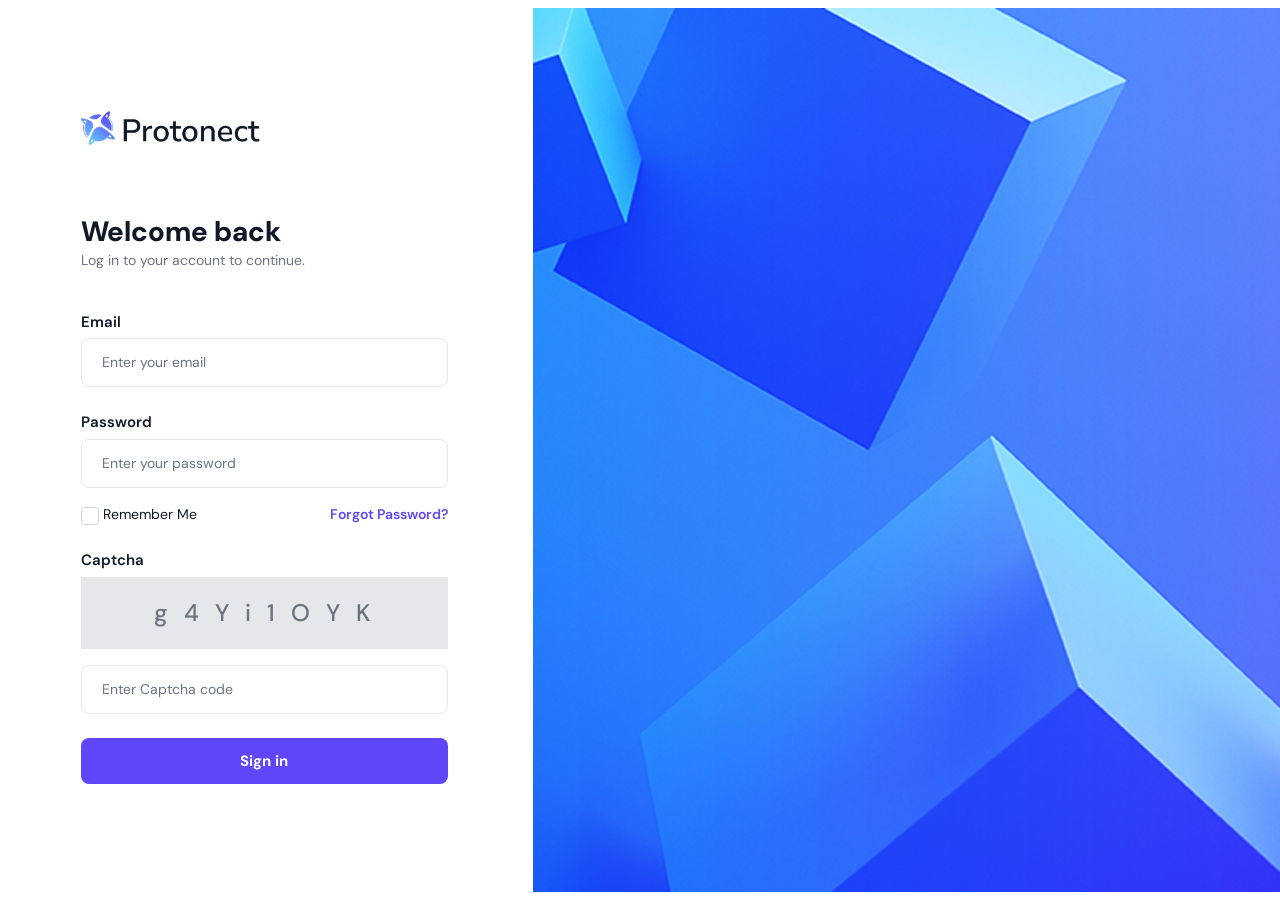
<file: src/CampaignManager.Web/StaticHTML/login.html>
<!DOCTYPE html>
<html lang="en">
<head>
    <meta charset="UTF-8" />
    <meta name="viewport" content="width=device-width, initial-scale=1.0" />
    <title>Login Page</title>
    <link
      href="https://cdn.jsdelivr.net/npm/bootstrap@5.3.3/dist/css/bootstrap.min.css"
      rel="stylesheet"
    />
    <link rel="stylesheet" href="style.css" />
</head>
<body class="login-page ">

  <!-- SECTION -->
    <section class=" vh-100 ">
    <div class="container-fluid h-100 p-2">
        <div class="row h-100 ">
            
            <div class="col-lg-5 h-100 p-0">
              <div class="login-form w-100">
    <div class="login-inner w-100">
                    <div class="intro mob-textCenter">
                    <img src="images/protonect_logo.png" width="179" alt="protonect logo" class="mob-textCenter">

                    <h2 class="sub-heading pad-top-70 mb-1">Welcome back</h2>
                    <p class="para_text secondarytextcolor m-0 ">Log in to your account to continue.</p>
                    </div>
                    <div class="form-box pb-2">
                        <form>
                            <div class="mb-4">
                                <label class="form-label fw-semibold">Email</label>
                                <input type="email" class="form-control" placeholder="Enter your email">
                            </div>

                            <div class="mb-3">
                                <label class="form-label fw-semibold">Password</label>
                                <input type="password" class="form-control" placeholder="Enter your password">
                            </div>

                            <div class="d-flex justify-content-between align-items-center mb-4">
                                <div>
                                    <input type="checkbox" id="remember" class="form-check-input">
                                    <label for="remember">Remember Me</label>
                                </div>
                                <a href="#" class="forgot-pass fw-semibold">Forgot Password?</a>
                            </div>

                            <label class="form-label fw-semibold">Captcha</label>
                            <div class="captcha-box mb-3">g 4 Y i 1 O Y K</div>

                            <input type="text" class="form-control mb-4" placeholder="Enter Captcha code">

                            <button class="btn btn-primary w-100">Sign in</button>
                        </form>
                    </div>
                   </div>
                </div>
            </div>

            <div class="col-lg-7 h-100 p-0">
            <div class="bg-img h-100"></div>
            </div>

        </div>
    </div>
</section>

   


    <script
      src="https://cdn.jsdelivr.net/npm/bootstrap@5.3.3/dist/js/bootstrap.bundle.min.js"
    ></script>

</body>
</html>
</file>
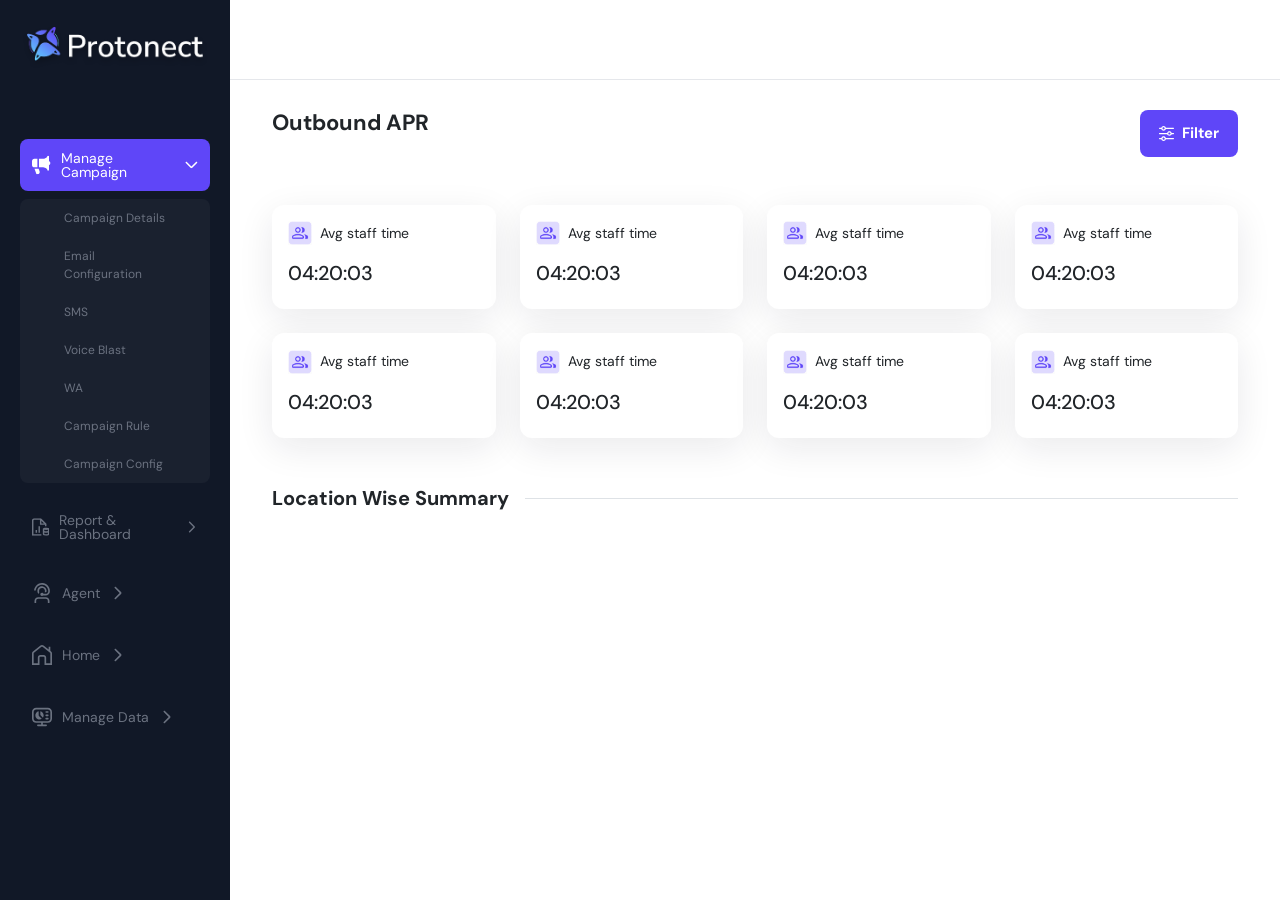
<file: src/CampaignManager.Web/StaticHTML/reports.html>
<html lang="en">
<head>
    <meta charset="UTF-8">
    <meta name="viewport" content="width=device-width, initial-scale=1.0">
    <link rel="stylesheet" href="style.css" />
    <link
      href="https://cdn.jsdelivr.net/npm/bootstrap@5.3.3/dist/css/bootstrap.min.css"
      rel="stylesheet"
    />
    <title>Report & Dashboard</title>
</head>
<body class="dashboard">
    
<!--SIDEBAR-->

    <div class="sidebar">

        <div class="logo-area">
            <img src="images/protonect_logo_white.png" alt="logo" class="logo">
        </div>

            <ul class="menu">
                <li>
                    <a class="sb_nav_item active">
                            <svg xmlns="http://www.w3.org/2000/svg" width="20" height="20" viewBox="0 0 20 20" fill="currentColor">
                                <g clip-path="url(#clip0_194_204)">
                                <path d="M8.15 16.8225C8.4475 17.4883 8.38333 18.3033 7.95917 18.9575C7.53417 19.6108 6.81583 20.0008 6.03667 20.0008H4.83333L2.70583 14.1675H7.15333L8.14917 16.8233L8.15 16.8225ZM5.83333 3.33333H2.5C1.12167 3.33333 0 4.455 0 5.83333V10C0 11.3783 1.12167 12.5 2.5 12.5H5.83333V3.33333ZM18.3333 5.875V0H16.6667C16.6667 2.27417 13.435 3.33333 11.25 3.33333H7.5V12.5H11.25C13.435 12.5 16.6667 13.5592 16.6667 15.8333H18.3333V9.95833C19.2842 9.765 20 8.925 20 7.91667C20 6.90833 19.2842 6.06833 18.3333 5.875Z" fill="currentColor"/>
                                </g>
                                <defs>
                                <clipPath id="clip0_194_204">
                                <rect width="20" height="20" fill="currentColor" />
                                </clipPath>
                                </defs>
                            </svg>
                            <span>Manage Campaign</span>
                            <svg xmlns="http://www.w3.org/2000/svg" width="16" height="16" viewBox="0 0 16 16" fill="currentColor">
                                <path d="M8.00005 9.63335L3.10005 4.73335C2.93338 4.56668 2.73894 4.48612 2.51672 4.49168C2.29449 4.49723 2.10005 4.58335 1.93338 4.75001C1.76672 4.91668 1.68338 5.11112 1.68338 5.33335C1.68338 5.55557 1.76672 5.75001 1.93338 5.91668L7.05005 11.05C7.18338 11.1833 7.33338 11.2833 7.50005 11.35C7.66671 11.4167 7.83338 11.45 8.00005 11.45C8.16671 11.45 8.33338 11.4167 8.50005 11.35C8.66671 11.2833 8.81671 11.1833 8.95005 11.05L14.0834 5.91668C14.25 5.75001 14.3306 5.55279 14.325 5.32501C14.3195 5.09723 14.2334 4.90001 14.0667 4.73335C13.9 4.56668 13.7056 4.48335 13.4834 4.48335C13.2612 4.48335 13.0667 4.56668 12.9 4.73335L8.00005 9.63335Z" fill="currentColor"/>
                            </svg>
                    </a>
                    <div class="sb_nav_item_dropdown_item">
                        <ul >
                            
                            <li>Campaign Details</li>
                            <li>Email Configuration</li>
                            <li>SMS</li>
                            <li>Voice Blast</li>
                            <li>WA</li>
                            <li>Campaign Rule</li>
                            <li>Campaign Config</li>
                        </ul>
                    </div>
                </li>

                <li>
                    <a class="sb_nav_item">
                            <svg xmlns="http://www.w3.org/2000/svg" width="20" height="20" viewBox="0 0 20 20" fill="currentColor">
                                <g clip-path="url(#clip0_194_16)">
                                <path d="M1.66667 2.5C1.66667 2.04083 2.04 1.66667 2.5 1.66667H9.16667V7.5H15V9.16667H16.6667V6.32167L10.345 0H2.5C1.12167 0 0 1.12167 0 2.5V20H10.8333V18.3333H1.66667V2.5ZM10.8333 2.845L13.8217 5.83333H10.8333V2.845ZM4.16667 16.6667V13.3333H5.83333V16.6667H4.16667ZM7.5 16.6667V9.16667H9.16667V16.6667H7.5ZM16.25 10.8333C14.0417 10.8333 12.5 11.3475 12.5 12.0833V18.1942C12.5 19.3417 13.8675 20 16.25 20C18.6325 20 20 19.3417 20 18.1942V12.0833C20 11.3475 18.4583 10.8333 16.25 10.8333ZM18.3333 13.1442V14.5925C18.1117 14.7425 17.4783 14.9992 16.25 14.9992C15.0017 14.9992 14.3775 14.7567 14.1667 14.6183V13.1433C14.7483 13.2633 15.4533 13.3325 16.25 13.3325C17.0467 13.3325 17.7517 13.2642 18.3333 13.1442ZM16.25 18.3333C15.095 18.3333 14.4133 18.1392 14.1667 18.0058V16.3992C14.7083 16.5608 15.3825 16.6667 16.25 16.6667C17.1 16.6667 17.7817 16.5592 18.3333 16.3908V18.0058C18.0867 18.1392 17.405 18.3333 16.25 18.3333Z" fill="#6B7280"/>
                                </g>
                                <defs>
                                <clipPath id="clip0_194_16">
                                <rect width="20" height="20" fill="currentColor"/>
                                </clipPath>
                                </defs>
                            </svg>
                                <span>Report & Dashboard</span>
                                <svg xmlns="http://www.w3.org/2000/svg" width="16" height="16" viewBox="0 0 16 16" fill="currentColor">
                                    <path d="M9.63328 8.00001L4.73328 12.9C4.56662 13.0667 4.48606 13.2611 4.49162 13.4833C4.49717 13.7056 4.58328 13.9 4.74995 14.0667C4.91662 14.2333 5.11106 14.3167 5.33328 14.3167C5.55551 14.3167 5.74995 14.2333 5.91662 14.0667L11.05 8.95001C11.1833 8.81668 11.2833 8.66668 11.35 8.50001C11.4166 8.33335 11.45 8.16668 11.45 8.00001C11.45 7.83335 11.4166 7.66668 11.35 7.50001C11.2833 7.33335 11.1833 7.18335 11.05 7.05001L5.91662 1.91668C5.74995 1.75001 5.55273 1.66946 5.32495 1.67501C5.09717 1.68057 4.89995 1.76668 4.73328 1.93335C4.56662 2.10001 4.48328 2.29446 4.48328 2.51668C4.48328 2.7389 4.56662 2.93335 4.73328 3.10001L9.63328 8.00001Z" fill="currentColor"/>
                                </svg>
                    </a>                  
                </li>

                <li>
                    <a class="sb_nav_item">
                            <svg xmlns="http://www.w3.org/2000/svg" width="20" height="20" viewBox="0 0 20 20" fill="currentColor">
                                <path d="M17.5 17.9167V20H15.8333V17.9167C15.8333 16.7675 14.8991 15.8333 13.75 15.8333H6.24997C5.10164 15.8333 4.16664 16.7675 4.16664 17.9167V20H2.49997V17.9167C2.49997 15.8492 4.18247 14.1667 6.24997 14.1667H13.75C15.8175 14.1667 17.5 15.8492 17.5 17.9167ZM10.6866 5.07915C11.7325 5.31999 12.585 6.16582 12.8325 7.20999C13 7.91582 12.9083 8.59249 12.6341 9.16665H13.7225C14.14 9.16665 14.505 8.85999 14.5533 8.44499C14.61 7.95582 14.5891 7.44332 14.4775 6.91915C14.1075 5.18665 12.7016 3.78915 10.9666 3.43249C8.01914 2.82665 5.41747 5.07415 5.41747 7.91665C5.41747 9.14082 5.89997 10.2542 6.68414 11.0767C6.71747 10.37 6.97247 9.72082 7.3808 9.19665C7.1908 8.80999 7.08414 8.37499 7.08414 7.91582C7.08414 6.08332 8.78247 4.63999 10.6875 5.07832L10.6866 5.07915ZM5.7258 3.35665C6.99997 2.16249 8.6683 1.57249 10.4175 1.68082C13.6875 1.89249 16.25 4.73832 16.25 8.15915C16.25 9.63415 15.0508 10.8333 13.5758 10.8333H11.5783C11.3758 10.1408 10.7366 9.63415 9.9783 9.63415C9.05747 9.63415 8.31164 10.38 8.31164 11.3008C8.31164 12.2217 9.05747 12.9675 9.9783 12.9675C10.4275 12.9675 10.8358 12.7892 11.135 12.5H13.575C15.9683 12.5 17.9158 10.5525 17.9158 8.15915C17.9166 3.86165 14.67 0.284986 10.525 0.0174858C8.30497 -0.126681 6.19914 0.627486 4.58664 2.14082C3.09747 3.53665 2.20247 5.47082 2.09497 7.50082H3.76414C3.86664 5.91499 4.55414 4.45582 5.72664 3.35665H5.7258Z" fill="#6B7280"/>
                            </svg>
                                <span>Agent</span>
                                <svg xmlns="http://www.w3.org/2000/svg" width="16" height="16" viewBox="0 0 16 16" fill="currentColor">
                                    <path d="M9.63328 8.00001L4.73328 12.9C4.56662 13.0667 4.48606 13.2611 4.49162 13.4833C4.49717 13.7056 4.58328 13.9 4.74995 14.0667C4.91662 14.2333 5.11106 14.3167 5.33328 14.3167C5.55551 14.3167 5.74995 14.2333 5.91662 14.0667L11.05 8.95001C11.1833 8.81668 11.2833 8.66668 11.35 8.50001C11.4166 8.33335 11.45 8.16668 11.45 8.00001C11.45 7.83335 11.4166 7.66668 11.35 7.50001C11.2833 7.33335 11.1833 7.18335 11.05 7.05001L5.91662 1.91668C5.74995 1.75001 5.55273 1.66946 5.32495 1.67501C5.09717 1.68057 4.89995 1.76668 4.73328 1.93335C4.56662 2.10001 4.48328 2.29446 4.48328 2.51668C4.48328 2.7389 4.56662 2.93335 4.73328 3.10001L9.63328 8.00001Z" fill="currentColor"/>
                                </svg>
                    </a>                  
                </li>

                <li>
                    <a class="sb_nav_item">
                            <svg xmlns="http://www.w3.org/2000/svg" width="20" height="20" viewBox="0 0 20 20" fill="currentColor">
                                <g clip-path="url(#clip0_194_125)">
                                <path d="M19.0408 6.40002L18.3167 5.83335H18.3342V1.66669H16.6675V4.54252L11.5408 0.530852C10.6342 -0.179148 9.36667 -0.179148 8.46 0.530852L0.959167 6.40002C0.35 6.87669 0 7.59502 0 8.36919V20H7.5V12.5C7.5 12.0409 7.87333 11.6667 8.33333 11.6667H11.6667C12.1267 11.6667 12.5 12.0409 12.5 12.5V20H20V8.36919C20 7.59502 19.65 6.87669 19.0408 6.40002ZM18.3333 18.3334H14.1667V12.5C14.1667 11.1217 13.045 10 11.6667 10H8.33333C6.955 10 5.83333 11.1217 5.83333 12.5V18.3334H1.66667V8.36919C1.66667 8.11085 1.78333 7.87169 1.98667 7.71252L9.48667 1.84335C9.78917 1.60669 10.2108 1.60669 10.5133 1.84335L18.0133 7.71252C18.2167 7.87169 18.3333 8.11085 18.3333 8.36919V18.3334Z" fill="#6B7280"/>
                                </g>
                                <defs>
                                <clipPath id="clip0_194_125">
                                <rect width="20" height="20" fill="currentColor"/>
                                </clipPath>
                                </defs>
                            </svg>
                                <span>Home</span>
                                <svg xmlns="http://www.w3.org/2000/svg" width="16" height="16" viewBox="0 0 16 16" fill="currentColor">
                                    <path d="M9.63328 8.00001L4.73328 12.9C4.56662 13.0667 4.48606 13.2611 4.49162 13.4833C4.49717 13.7056 4.58328 13.9 4.74995 14.0667C4.91662 14.2333 5.11106 14.3167 5.33328 14.3167C5.55551 14.3167 5.74995 14.2333 5.91662 14.0667L11.05 8.95001C11.1833 8.81668 11.2833 8.66668 11.35 8.50001C11.4166 8.33335 11.45 8.16668 11.45 8.00001C11.45 7.83335 11.4166 7.66668 11.35 7.50001C11.2833 7.33335 11.1833 7.18335 11.05 7.05001L5.91662 1.91668C5.74995 1.75001 5.55273 1.66946 5.32495 1.67501C5.09717 1.68057 4.89995 1.76668 4.73328 1.93335C4.56662 2.10001 4.48328 2.29446 4.48328 2.51668C4.48328 2.7389 4.56662 2.93335 4.73328 3.10001L9.63328 8.00001Z" fill="currentColor"/>
                                </svg>
                    </a>                  
                </li>

                <li>
                    <a class="sb_nav_item">
                        <svg xmlns="http://www.w3.org/2000/svg" width="20" height="20" viewBox="0 0 20 20" fill="currentColor">
                            <g clip-path="url(#clip0_194_26)">
                            <path d="M11.6667 8.33331C11.6667 9.18248 11.41 9.96998 10.9733 10.6283L8.5775 8.23248C8.42083 8.07581 8.33333 7.86415 8.33333 7.64331V4.25081C10.235 4.63665 11.6667 6.31748 11.6667 8.33331ZM6.66667 7.98831V4.25081C4.54167 4.68248 3.00333 6.73081 3.39417 9.05665C3.665 10.6683 4.91083 12.0091 6.50167 12.3833C7.72667 12.6708 8.885 12.4108 9.795 11.8075L7.15417 9.16665C6.84167 8.85415 6.66667 8.42998 6.66667 7.98831ZM15.8333 4.16665H14.1667C13.7058 4.16665 13.3333 4.53998 13.3333 4.99998C13.3333 5.45998 13.7058 5.83331 14.1667 5.83331H15.8333C16.2942 5.83331 16.6667 5.45998 16.6667 4.99998C16.6667 4.53998 16.2942 4.16665 15.8333 4.16665ZM15.8333 7.49998H14.1667C13.7058 7.49998 13.3333 7.87331 13.3333 8.33331C13.3333 8.79331 13.7058 9.16665 14.1667 9.16665H15.8333C16.2942 9.16665 16.6667 8.79331 16.6667 8.33331C16.6667 7.87331 16.2942 7.49998 15.8333 7.49998ZM15.8333 10.8333H14.1667C13.7058 10.8333 13.3333 11.2066 13.3333 11.6666C13.3333 12.1266 13.7058 12.5 14.1667 12.5H15.8333C16.2942 12.5 16.6667 12.1266 16.6667 11.6666C16.6667 11.2066 16.2942 10.8333 15.8333 10.8333ZM20 4.99998V11.6666C20 13.9641 18.1308 15.8333 15.8333 15.8333H10.8333V17.5H14.1667C14.6275 17.5 15 17.8733 15 18.3333C15 18.7933 14.6275 19.1666 14.1667 19.1666H5.83333C5.3725 19.1666 5 18.7933 5 18.3333C5 17.8733 5.3725 17.5 5.83333 17.5H9.16667V15.8333H4.16667C1.86917 15.8333 0 13.9641 0 11.6666V4.99998C0 2.70248 1.86917 0.833313 4.16667 0.833313H15.8333C18.1308 0.833313 20 2.70248 20 4.99998ZM18.3333 4.99998C18.3333 3.62165 17.2117 2.49998 15.8333 2.49998H4.16667C2.78833 2.49998 1.66667 3.62165 1.66667 4.99998V11.6666C1.66667 13.045 2.78833 14.1666 4.16667 14.1666H15.8333C17.2117 14.1666 18.3333 13.045 18.3333 11.6666V4.99998Z" fill="#6B7280"/>
                            </g>
                            <defs>
                            <clipPath id="clip0_194_26">
                            <rect width="20" height="20" fill="currentColor"/>
                            </clipPath>
                            </defs>
                        </svg>
                            <span>Manage Data</span>
                            <svg xmlns="http://www.w3.org/2000/svg" width="16" height="16" viewBox="0 0 16 16" fill="currentColor">
                                <path d="M9.63328 8.00001L4.73328 12.9C4.56662 13.0667 4.48606 13.2611 4.49162 13.4833C4.49717 13.7056 4.58328 13.9 4.74995 14.0667C4.91662 14.2333 5.11106 14.3167 5.33328 14.3167C5.55551 14.3167 5.74995 14.2333 5.91662 14.0667L11.05 8.95001C11.1833 8.81668 11.2833 8.66668 11.35 8.50001C11.4166 8.33335 11.45 8.16668 11.45 8.00001C11.45 7.83335 11.4166 7.66668 11.35 7.50001C11.2833 7.33335 11.1833 7.18335 11.05 7.05001L5.91662 1.91668C5.74995 1.75001 5.55273 1.66946 5.32495 1.67501C5.09717 1.68057 4.89995 1.76668 4.73328 1.93335C4.56662 2.10001 4.48328 2.29446 4.48328 2.51668C4.48328 2.7389 4.56662 2.93335 4.73328 3.10001L9.63328 8.00001Z" fill="currentColor"/>
                            </svg>
                    </a>                  
                </li>

            </ul> 
    </div>


<!--MAIN PAGE-->

<div class="main ">

    <div class="dashboard_header">

    </div>

    <div class="dashboard_body">
        <div class="container">
            <section>
                <div class="row pb-5">
                <div class="col-lg-6">
                    <h3 class="sub-heading22">Outbound APR</h3>
                </div>
                <div class="col-lg-6">
                    <a class="btn btn-primary ms-auto">
                        <svg xmlns="http://www.w3.org/2000/svg" width="15" height="15" viewBox="0 0 15 15" fill="none">
                            <g clip-path="url(#clip0_88_447)">
                            <path d="M0.625 2.96873H2.335C2.46915 3.46231 2.76198 3.89804 3.16833 4.20869C3.57467 4.51933 4.07195 4.68764 4.58344 4.68764C5.09492 4.68764 5.5922 4.51933 5.99855 4.20869C6.40489 3.89804 6.69773 3.46231 6.83187 2.96873H14.375C14.5408 2.96873 14.6997 2.90288 14.8169 2.78567C14.9342 2.66846 15 2.50949 15 2.34373C15 2.17797 14.9342 2.019 14.8169 1.90179C14.6997 1.78458 14.5408 1.71873 14.375 1.71873H6.83187C6.69773 1.22515 6.40489 0.78942 5.99855 0.478772C5.5922 0.168124 5.09492 -0.000183105 4.58344 -0.000183105C4.07195 -0.000183105 3.57467 0.168124 3.16833 0.478772C2.76198 0.78942 2.46915 1.22515 2.335 1.71873H0.625C0.45924 1.71873 0.300269 1.78458 0.183058 1.90179C0.065848 2.019 0 2.17797 0 2.34373C0 2.50949 0.065848 2.66846 0.183058 2.78567C0.300269 2.90288 0.45924 2.96873 0.625 2.96873ZM4.58313 1.24998C4.79945 1.24998 5.01091 1.31413 5.19078 1.43431C5.37065 1.55449 5.51083 1.72531 5.59362 1.92517C5.6764 2.12503 5.69806 2.34494 5.65586 2.55711C5.61366 2.76928 5.50949 2.96416 5.35652 3.11713C5.20356 3.27009 5.00867 3.37426 4.7965 3.41646C4.58434 3.45867 4.36442 3.43701 4.16457 3.35422C3.96471 3.27144 3.79389 3.13125 3.67371 2.95138C3.55352 2.77152 3.48938 2.56005 3.48938 2.34373C3.48971 2.05375 3.60505 1.77574 3.81009 1.5707C4.01514 1.36565 4.29315 1.25031 4.58313 1.24998Z" fill="white"/>
                            <path d="M14.375 6.87501H12.665C12.5311 6.38131 12.2384 5.94543 11.832 5.63465C11.4257 5.32387 10.9284 5.15549 10.4169 5.15549C9.90534 5.15549 9.40802 5.32387 9.00171 5.63465C8.59539 5.94543 8.30268 6.38131 8.16875 6.87501H0.625C0.45924 6.87501 0.300269 6.94086 0.183058 7.05807C0.065848 7.17528 0 7.33425 0 7.50001C0 7.66577 0.065848 7.82474 0.183058 7.94195C0.300269 8.05916 0.45924 8.12501 0.625 8.12501H8.16875C8.30268 8.61871 8.59539 9.05459 9.00171 9.36537C9.40802 9.67614 9.90534 9.84453 10.4169 9.84453C10.9284 9.84453 11.4257 9.67614 11.832 9.36537C12.2384 9.05459 12.5311 8.61871 12.665 8.12501H14.375C14.5408 8.12501 14.6997 8.05916 14.8169 7.94195C14.9342 7.82474 15 7.66577 15 7.50001C15 7.33425 14.9342 7.17528 14.8169 7.05807C14.6997 6.94086 14.5408 6.87501 14.375 6.87501ZM10.4169 8.59376C10.2006 8.59376 9.98909 8.52961 9.80922 8.40943C9.62935 8.28924 9.48917 8.11842 9.40638 7.91857C9.3236 7.71871 9.30194 7.4988 9.34414 7.28663C9.38634 7.07446 9.49051 6.87957 9.64348 6.72661C9.79644 6.57365 9.99133 6.46948 10.2035 6.42727C10.4157 6.38507 10.6356 6.40673 10.8354 6.48952C11.0353 6.5723 11.2061 6.71249 11.3263 6.89235C11.4465 7.07222 11.5106 7.28368 11.5106 7.50001C11.5103 7.78999 11.395 8.06799 11.1899 8.27304C10.9849 8.47809 10.7069 8.59343 10.4169 8.59376Z" fill="white"/>
                            <path d="M14.375 12.0313H6.83187C6.69773 11.5377 6.40489 11.102 5.99855 10.7913C5.5922 10.4807 5.09492 10.3123 4.58344 10.3123C4.07195 10.3123 3.57467 10.4807 3.16833 10.7913C2.76198 11.102 2.46915 11.5377 2.335 12.0313H0.625C0.45924 12.0313 0.300269 12.0971 0.183058 12.2143C0.065848 12.3315 0 12.4905 0 12.6563C0 12.822 0.065848 12.981 0.183058 13.0982C0.300269 13.2154 0.45924 13.2813 0.625 13.2813H2.335C2.46915 13.7748 2.76198 14.2106 3.16833 14.5212C3.57467 14.8319 4.07195 15.0002 4.58344 15.0002C5.09492 15.0002 5.5922 14.8319 5.99855 14.5212C6.40489 14.2106 6.69773 13.7748 6.83187 13.2813H14.375C14.5408 13.2813 14.6997 13.2154 14.8169 13.0982C14.9342 12.981 15 12.822 15 12.6563C15 12.4905 14.9342 12.3315 14.8169 12.2143C14.6997 12.0971 14.5408 12.0313 14.375 12.0313ZM4.58313 13.75C4.3668 13.75 4.15534 13.6859 3.97547 13.5657C3.7956 13.4455 3.65542 13.2747 3.57263 13.0748C3.48985 12.875 3.46819 12.655 3.51039 12.4429C3.55259 12.2307 3.65676 12.0358 3.80973 11.8829C3.96269 11.7299 4.15758 11.6257 4.36974 11.5835C4.58191 11.5413 4.80183 11.563 5.00169 11.6458C5.20154 11.7286 5.37236 11.8687 5.49254 12.0486C5.61273 12.2285 5.67688 12.4399 5.67688 12.6563C5.67638 12.9462 5.56099 13.2241 5.35598 13.4291C5.15097 13.6341 4.87305 13.7495 4.58313 13.75Z" fill="white"/>
                            </g>
                            <defs>
                            <clipPath id="clip0_88_447">
                            <rect width="15" height="15" fill="white"/>
                            </clipPath>
                            </defs>
                        </svg> &nbsp;&nbsp;

                        <span>Filter</span>
                    </a>
                </div>
            </div>

            <div class="row ">
                <div class="col-lg-3">
                    <div class="db_cards">
                        <a>  
                        <img src="images/avg_staff.png" alt="" width="24">&nbsp;
                        <span class="grid_text">Avg staff time</span>
                        <h5 class="mt-3">04:20:03</h5>
                    </a>
                    </div>                  
                </div>

                <div class="col-lg-3">
                    <div class="db_cards">
                        <a>  
                        <img src="images/avg_staff.png" alt="" width="24">&nbsp;
                        <span class="grid_text">Avg staff time</span>
                        <h5 class="mt-3">04:20:03</h5>
                    </a>
                    </div>                  
                </div>

                <div class="col-lg-3">
                    <div class="db_cards">
                        <a>  
                        <img src="images/avg_staff.png" alt="" width="24">&nbsp;
                        <span class="grid_text">Avg staff time</span>
                        <h5 class="mt-3">04:20:03</h5>
                    </a>
                    </div>                  
                </div>

                <div class="col-lg-3">
                    <div class="db_cards">
                        <a>  
                        <img src="images/avg_staff.png" alt="" width="24">&nbsp;
                        <span class="grid_text">Avg staff time</span>
                        <h5 class="mt-3">04:20:03</h5>
                    </a>
                    </div>                  
                </div>                             
            </div>

            <div class="row mt-4">
                <div class="col-lg-3">
                    <div class="db_cards">
                        <a>  
                        <img src="images/avg_staff.png" alt="" width="24">&nbsp;
                        <span class="grid_text">Avg staff time</span>
                        <h5 class="mt-3">04:20:03</h5>
                    </a>
                    </div>                  
                </div>

                <div class="col-lg-3">
                    <div class="db_cards">
                        <a>  
                        <img src="images/avg_staff.png" alt="" width="24">&nbsp;
                        <span class="grid_text">Avg staff time</span>
                        <h5 class="mt-3">04:20:03</h5>
                    </a>
                    </div>                  
                </div>

                <div class="col-lg-3">
                    <div class="db_cards">
                        <a>  
                        <img src="images/avg_staff.png" alt="" width="24">&nbsp;
                        <span class="grid_text">Avg staff time</span>
                        <h5 class="mt-3">04:20:03</h5>
                    </a>
                    </div>                  
                </div>

                <div class="col-lg-3">
                    <div class="db_cards">
                        <a>  
                        <img src="images/avg_staff.png" alt="" width="24">&nbsp;
                        <span class="grid_text">Avg staff time</span>
                        <h5 class="mt-3">04:20:03</h5>
                    </a>
                    </div>                  
                </div>                              
            </div>
            </section>

            <section>
                <div class="row py-5">
                    <div class="d-flex align-items-center gap-3 col-lg-12">
                        <h5 class="fw-bold mb-0">Location Wise Summary</h5>
                        <div class="flex-grow-1 border-bottom"></div>
                    </div>
                </div>

                <div class="row">
                    <div class="col-lg-4">
                        
                    </div>
                </div>

            </section>
            






        </div>
    </div>
</div>
</file>
<file: src/CampaignManager.Web/StaticHTML/style.css>
/* -----------------------------------
   IMPORTS & VARIABLES
----------------------------------- */
@import url('https://fonts.googleapis.com/css2?family=DM+Sans:wght@100..1000&display=swap');

:root {
    --primary-text: #111827;
    --secondary-text: #6B7280;

    --primary-color: #5F46F8;
    --primary-hover: #60CDFF;

    --border-light: #E5E7EB;
    --scroll-track: #f0f0f0;
    --scroll-thumb: #bdbdbd;
    --scroll-thumb-hover: #9e9e9e;
}

/* -----------------------------------
   GLOBAL
----------------------------------- */
* {
    margin: 0;
    padding: 0;
    box-sizing: border-box;
}

html {
    -webkit-font-smoothing: antialiased;
    -moz-osx-font-smoothing: grayscale;
    scroll-behavior: smooth;
}

body {
    font-family: 'DM Sans', Arial, Helvetica, sans-serif !important;
    font-size: 14px;
    color: var(--primary-text);
    height: 100%;
    overflow-x: hidden;
}

a {
    text-decoration: none;
    color: inherit;
}

button:focus,
input:focus {
    outline: none;
    box-shadow: none;
}

img {
    max-width: 100%;
    height: auto;

}

/* -----------------------------------
   UTILITY CLASSES
----------------------------------- */


.secondarytextcolor {
    color: var(--secondary-text);
}

.pad-top-70 {
    padding-top: 70px;
}



/* -----------------------------------
   TEXT STYLES
----------------------------------- */
.sub-heading {
    font-size: 28px;
    font-weight: 800;
    line-height: 100%;
    color: var(--primary-text);
}

.para-text {
    font-size: 14px;
    font-weight: 400;
    letter-spacing: 0.5px;
}
.sub-heading22{
    font-size: 22px;
    font-weight: 700;
}

/* -----------------------------------
   FORM ELEMENTS
----------------------------------- */
.form-box {
    padding-top: 40px ;
}

.form-label {
    font-size: 15px;
    font-weight: 600;
    margin-bottom: 5px;
}

input.form-control, select.form-select, textarea.form-control{
    border: 1.2px solid var(--border-light);
    border-radius: 8px;
    padding: 13px 20px;
    font-size: 14px;
    color: var(--primary-text);
}

.form-control::placeholder, select.form-select::placeholder {
    color: var(--secondary-text);
}

.captcha-box {
    background-color: var(--border-light);
    font-size: 24px;
    letter-spacing: 5px;
    font-weight: 500;
    text-align: center;
    padding: 18px;
    color: var(--secondary-text);
    user-select: none;
}

.form-check-input {
    width: 18px;
    height: 18px;
    border: 1.5px solid #D1D5DB;
}

/* -----------------------------------
   BUTTONS
----------------------------------- */
body .btn-primary {
    background-color: var(--primary-color);
    border: none;
    font-size: 15px;
    font-weight: 700;
    padding: 12px 19px;
    border-radius: 8px;
    display: flex;
    width: fit-content;
    align-items: center;
    text-align: center;
    justify-content: center;
}

.btn-primary:hover {
    background-color: var(--primary-hover);
}

/* -----------------------------------
   LINKS
----------------------------------- */
a.forgot-pass {
    color: var(--primary-color);
}

/* -----------------------------------
   CUSTOM SCROLLBAR
----------------------------------- */
::-webkit-scrollbar {
    width: 6px;
}

::-webkit-scrollbar-track {
    background: var(--scroll-track);
    border-radius: 10px;
}

::-webkit-scrollbar-thumb {
    background: var(--scroll-thumb);
    border-radius: 10px;
}

::-webkit-scrollbar-thumb:hover {
    background: var(--scroll-thumb-hover);
}

/* -----------------------------------
   RESPONSIVE
----------------------------------- */
@media (max-width: 768px) {
    body.login-page{
        overflow-y:auto;
    }
    .login-inner {
        padding: 40px 30px;
    }
    .mob-textCenter{
        text-align: center;
    }
  
    .vh-100{
        height: auto !important;
    }
}


/* -----------------------------------
   LOGIN PAGE LAYOUT
----------------------------------- */
.login-page {
    overflow: hidden;
}

.bg-img {
    background-image: url(images/login_bg_img.png);
    background-position: center;
    background-repeat: no-repeat;
    background-size: cover;
}



.login-form {
    height: 100%;
    display: flex;
    align-items: center; 
    justify-content: center;
   

}

.login-inner {
    width: 100%;
    max-height: 100%;  
    overflow-y: auto;
     padding: 0px 85px;
}
/* -----------------------------------
   DASHBOARD LAYOUT
----------------------------------- */
.dashboard{
    display: flex;
    width: 100%;
}
.dashboard_header{
    height: 80px;
    border-bottom: 1px solid var(--border-light);
}

.dashboard_body{
    padding:30px
}
.main{
    width: 82%;
    height: 100vh;
    overflow-y: auto;
}
/* -----------------------------------
   SIDEBAR LAYOUT
----------------------------------- */

.sidebar {
    width: 18%;
    background-color: #111827;
    height: 100vh;
    overflow: auto;
    padding: 20px;
    color: white;
}

.logo-area {
    text-align: left;
    margin-bottom: 30px;
}

.logo {
    width: 200px;
    display: block;
}

.menu {
    margin-top: 65px;
    list-style: none;
    padding: 0px;
}

.sb_nav_item {
    padding: 12px;
    border-radius: 8px;
    color: var(--secondary-text);
    cursor: pointer;
    font-size: 14px;
    line-height: 100%;
    display: flex;
    align-items: center;
    margin-top: 18px;
    text-decoration: none;
}

.sb_nav_item.active {   
   background-color: #5F46F8;
    color: white;
}


.sb_nav_item span{
padding: 0px 10px;
}
.sb_nav_item svg {
    fill: var(--secondary-text);
}

.sb_nav_item_dropdown_item {
    background-color: #FFFFFF0A;
    margin-top: 8px;
    border-radius: 8px; 
    display: flex;
    justify-content: center;
    

}
.sb_nav_item_dropdown_item ul{list-style: none;width: 70%;padding: 0px;}
.sb_nav_item_dropdown_item li {
    padding: 10px 15px;
    cursor: pointer;
    font-size: 12px;
    color: #6B7280;
}

.sb_nav_item_dropdown_item li:hover {
    color: var(--primary-hover);
}

.nav-item {
    padding: 12px 8px;
    cursor: pointer;
    color: #6B7280;
    border-radius: 6px;
    font-size: 15px;
    font-weight: 400;
}



/* -----------------------------------
   CREATE CAMPAIGN FORM
----------------------------------- */

.main-sec{
    padding: 37px;
    border-radius: 12px;
    box-shadow: 0px 4px 25px rgba(0,0,0,0.05);
    background-color: #ffffff;
    box-shadow: 0px 10px 36px 0px #1118272b;
}




/* -----------------------------------
   REPORTS & DASHBOARD
----------------------------------- */

.db_cards{ 
    border-radius: 12px;
    background-color: #ffffff;
    box-shadow: 0px 10px 36px 0px #11182717;
    padding: 16px;
}


.grid_text{
    font-size: 14px;
    font-weight: 400;
}
</file>
